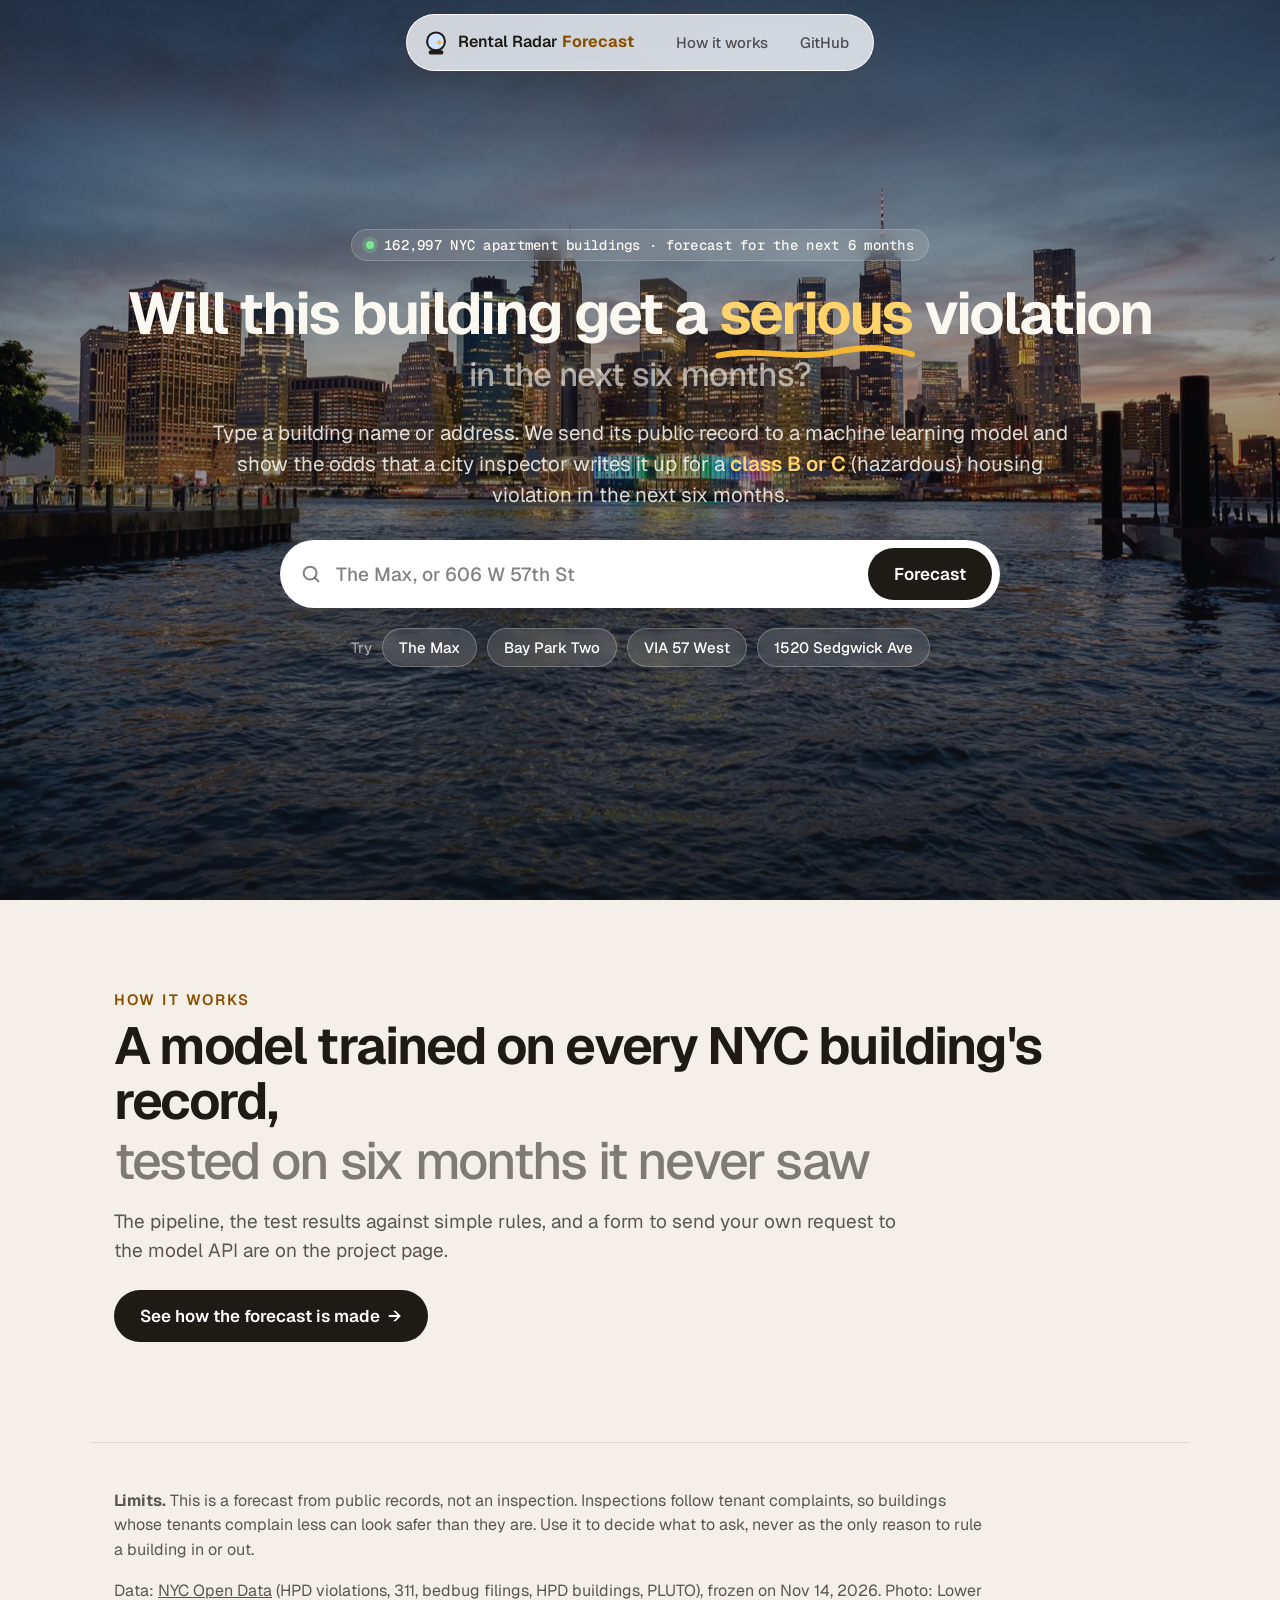
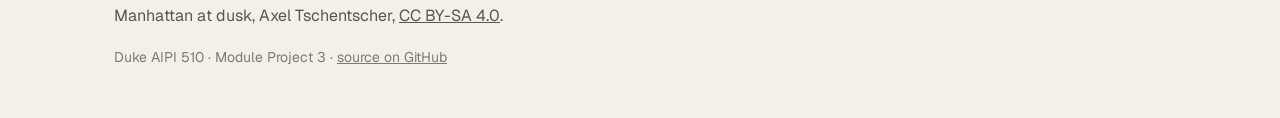
<file: frontend/index.html>
<!doctype html>
<html lang="en">
<head>
<meta charset="utf-8">
<meta name="viewport" content="width=device-width, initial-scale=1">
<title>Rental Radar Forecast</title>
<meta name="description" content="Will this NYC apartment building get a serious housing violation in the next 6 months? A machine learning forecast served from a public API.">
<link rel="preconnect" href="https://fonts.googleapis.com">
<link rel="preconnect" href="https://fonts.gstatic.com" crossorigin>
<link rel="stylesheet" href="https://fonts.googleapis.com/css2?family=Geist:wght@400;500;600;700&family=Geist+Mono:wght@400;500;600&display=swap">
<link rel="stylesheet" href="styles.css">
<link rel="icon" href="data:image/svg+xml,%3Csvg xmlns='http://www.w3.org/2000/svg' viewBox='0 0 32 32'%3E%3Ccircle cx='16' cy='14' r='11' fill='%23CFE3FF' stroke='%231E1B17' stroke-width='2.5'/%3E%3Crect x='7' y='25' width='18' height='5' rx='2' fill='%231E1B17'/%3E%3C/svg%3E">
</head>
<body>

<header class="nav">
  <a class="brand" href="#top" aria-label="Rental Radar Forecast, back to top">
    <svg viewBox="0 0 32 32" width="26" height="26" aria-hidden="true"><circle cx="16" cy="14" r="11" fill="#CFE3FF" stroke="#1E1B17" stroke-width="2.5"/><path d="M20 11l1.2 2.8 2.8 1.2-2.8 1.2-1.2 2.8-1.2-2.8-2.8-1.2 2.8-1.2z" fill="#F2B632"/><rect x="7" y="25" width="18" height="5" rx="2" fill="#1E1B17"/></svg>
    <span>Rental Radar <b>Forecast</b></span>
  </a>
  <nav aria-label="Pages">
    <a href="project.html" data-keep-api>How it works</a>
    <a data-repo href="#" target="_blank" rel="noopener">GitHub</a>
  </nav>
</header>

<main id="top">
  <!-- 1. Ask: search for a building -->
  <section class="hero" aria-labelledby="heroTitle">
    <div class="hero-bg" role="img" aria-label="Lower Manhattan skyline at dusk"></div>
    <div class="hero-in">
      <p class="eyebrow"><span class="dot" aria-hidden="true"></span> 162,997 NYC apartment buildings · forecast for the next 6 months</p>
      <h1 id="heroTitle">Will this building get a <span class="squig">serious<svg viewBox="0 0 200 14" preserveAspectRatio="none" aria-hidden="true"><path d="M3 9 C 40 2, 80 13, 120 6 S 180 4, 197 8"/></svg></span> violation <span class="soft">in the next six months?</span></h1>
      <p class="lede">Type a building name or address. We send its public record to a machine learning model and show the odds that a city inspector writes it up for a <b>class B or C</b> (hazardous) housing violation in the next six months.</p>

      <form class="search" id="searchForm" role="search" autocomplete="off">
        <label class="sr" for="q">Building name or address</label>
        <svg class="mag" viewBox="0 0 24 24" aria-hidden="true"><circle cx="11" cy="11" r="7"/><path d="M20 20l-3.5-3.5"/></svg>
        <input id="q" name="q" type="search" placeholder="The Max, or 606 W 57th St" minlength="2" maxlength="80"
               aria-autocomplete="list" aria-controls="results" aria-expanded="false" required>
        <button type="submit" class="btn">Forecast</button>
        <ul id="results" class="results" role="listbox" hidden></ul>
      </form>
      <div class="try" aria-label="Examples">
        <span>Try</span>
        <button type="button" class="ex" data-q="The Max">The Max</button>
        <button type="button" class="ex" data-q="3405 Neptune Avenue">Bay Park Two</button>
        <button type="button" class="ex" data-q="VIA 57 West">VIA 57 West</button>
        <button type="button" class="ex" data-q="1520 Sedgwick Avenue">1520 Sedgwick Ave</button>
      </div>
      <p class="status" id="status" role="status" aria-live="polite"></p>
    </div>
  </section>

  <!-- 2-5. Answer: building, forecast, why, what to ask -->
  <section id="result" class="result" aria-live="polite" hidden>
    <div class="bhead" id="bhead"></div>

    <article class="card forecast" id="forecast" aria-labelledby="fcTitle">
      <svg class="ball" viewBox="0 0 80 84" aria-hidden="true"><rect x="14" y="62" width="52" height="16" rx="6" fill="#1E1B17"/><rect x="20" y="56" width="40" height="10" rx="4" fill="#3A332B"/><circle cx="40" cy="34" r="28" fill="#CFE3FF" stroke="#1E1B17" stroke-width="3"/><ellipse cx="30" cy="24" rx="8" ry="5" fill="#fff" opacity=".8" transform="rotate(-30 30 24)"/><g fill="#F2B632"><path class="tw" d="M48 30l2 5 5 2-5 2-2 5-2-5-5-2 5-2z"/><path class="tw" style="animation-delay:.6s" d="M34 40l1.4 3.4 3.4 1.4-3.4 1.4-1.4 3.4-1.4-3.4-3.4-1.4 3.4-1.4z"/></g></svg>
      <div class="sticker" id="sticker"></div>

      <div class="fc-main">
        <p class="eb">Next 6 months</p>
        <h2 id="fcTitle">Odds of a new <em>serious<svg viewBox="0 0 200 14" preserveAspectRatio="none" aria-hidden="true"><path d="M3 9 C 40 2, 80 13, 120 6 S 180 4, 197 8"/></svg></em> violation</h2>
        <div class="big">
          <div class="pct" id="pct" aria-describedby="sideWord">0<small>%</small></div>
          <div class="side"><b id="sideWord"></b><span id="sideSub"></span></div>
        </div>
        <h3 class="why-h">Why the model says this</h3>
        <div class="why" id="why"></div>
      </div>

      <div class="fc-side">
        <div class="gauge">
          <svg viewBox="-66 10 306 140" role="img" aria-labelledby="gaugeLabel">
            <title id="gaugeLabel">Gauge</title>
            <path d="M20 115 A90 90 0 0 1 200 115" stroke="var(--chip2)" stroke-width="20" fill="none" stroke-linecap="round"/>
            <path class="arc" id="arc" d="M20 115 A90 90 0 0 1 200 115" stroke="#F2B632" stroke-width="20" fill="none" stroke-linecap="round" pathLength="100"/>
            <g id="avgMark"></g>
            <g class="needle" id="needle"><path d="M104 115 L110 44 L116 115 Z" fill="#1E1B17" stroke="#1E1B17" stroke-width="4" stroke-linejoin="round"/><circle cx="110" cy="115" r="15" fill="#1E1B17"/><circle cx="105" cy="111" r="2.4" fill="#fff"/><circle cx="115" cy="111" r="2.4" fill="#fff"/><path id="mouth" d="M105 118 q5 5 10 0" stroke="#fff" stroke-width="2.2" fill="none" stroke-linecap="round"/></g>
            <text x="20" y="142" text-anchor="middle" class="gl">low</text><text x="200" y="142" text-anchor="middle" class="gl">high</text>
          </svg>
        </div>
        <div class="bubble"><i>Ask at the viewing</i><span id="ask"></span></div>
      </div>

      <footer class="fc-foot">
        <span id="backtest"></span>
        <span id="fcMeta"></span>
      </footer>
    </article>

    <div class="next">
      <a id="fullReport" class="btn ghost" target="_blank" rel="noopener">See every complaint and violation on Rental Radar <span aria-hidden="true">↗</span></a>
      <button type="button" class="btn ghost" id="again">Check another building</button>
    </div>
  </section>

  <!-- 6. For the curious: the model, the pipeline and the live API are on their own page -->
  <section class="block howto" aria-labelledby="howTitle">
    <p class="kicker">How it works</p>
    <h2 id="howTitle" class="h2">A model trained on every NYC building's record, <span class="soft">tested on six months it never saw</span></h2>
    <p class="sub">The pipeline, the test results against simple rules, and a form to send your own request to the model API are on the project page.</p>
    <a class="btn" href="project.html" data-keep-api>See how the forecast is made <span aria-hidden="true">→</span></a>
  </section>
</main>

<footer class="foot">
  <div>
    <p><b>Limits.</b> This is a forecast from public records, not an inspection. Inspections follow tenant complaints, so buildings whose tenants complain less can look safer than they are. Use it to decide what to ask, never as the only reason to rule a building in or out.</p>
    <p>Data: <a href="https://opendata.cityofnewyork.us/" target="_blank" rel="noopener">NYC Open Data</a> (HPD violations, 311, bedbug filings, HPD buildings, PLUTO), frozen on Nov 14, 2026. Photo: Lower Manhattan at dusk, Axel Tschentscher, <a href="https://commons.wikimedia.org/wiki/File:Manhattan-Night-Skyline_2021-06-10_21-00.jpg" target="_blank" rel="noopener">CC BY-SA 4.0</a>.</p>
  </div>
  <p class="fine">Duke AIPI 510 · Module Project 3 · <a data-repo href="#" target="_blank" rel="noopener">source on GitHub</a></p>
</footer>

<script src="config.js"></script>
<script src="common.js"></script>
<script src="app.js"></script>
</body>
</html>
</file>
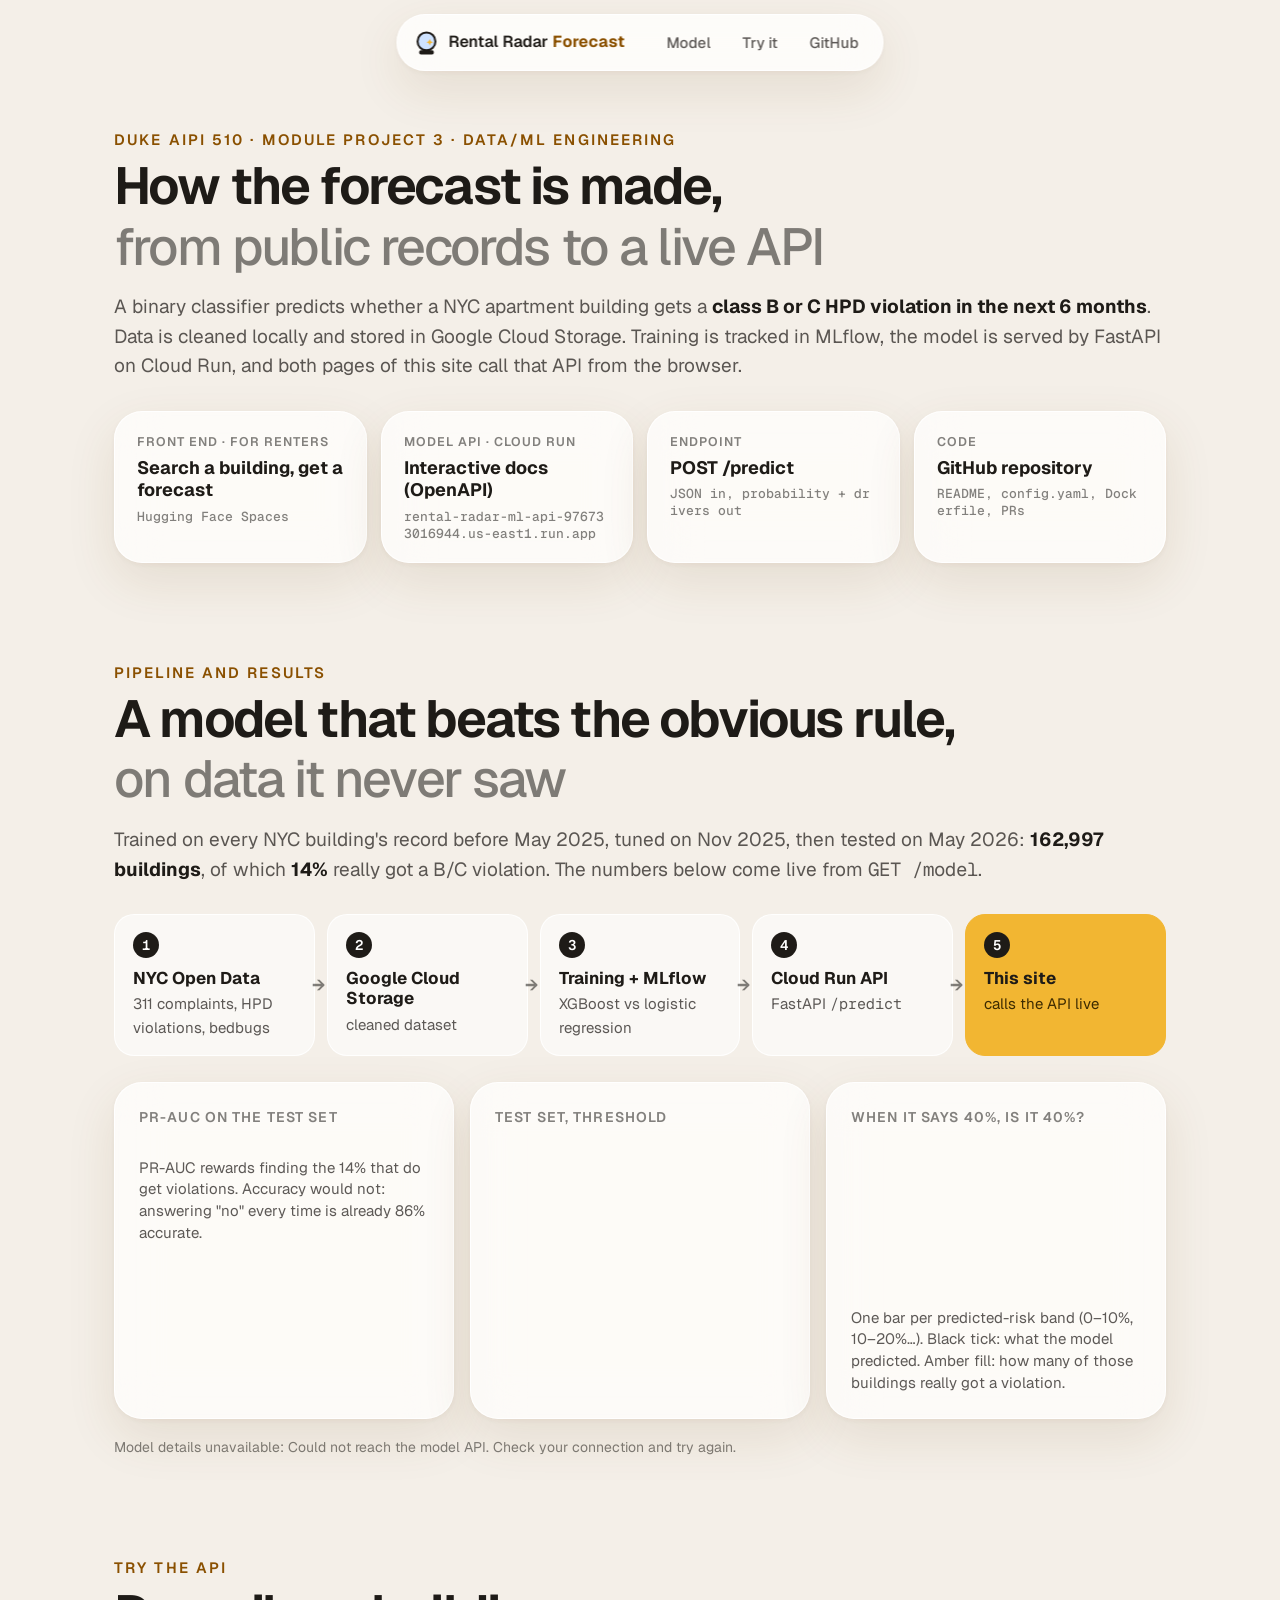
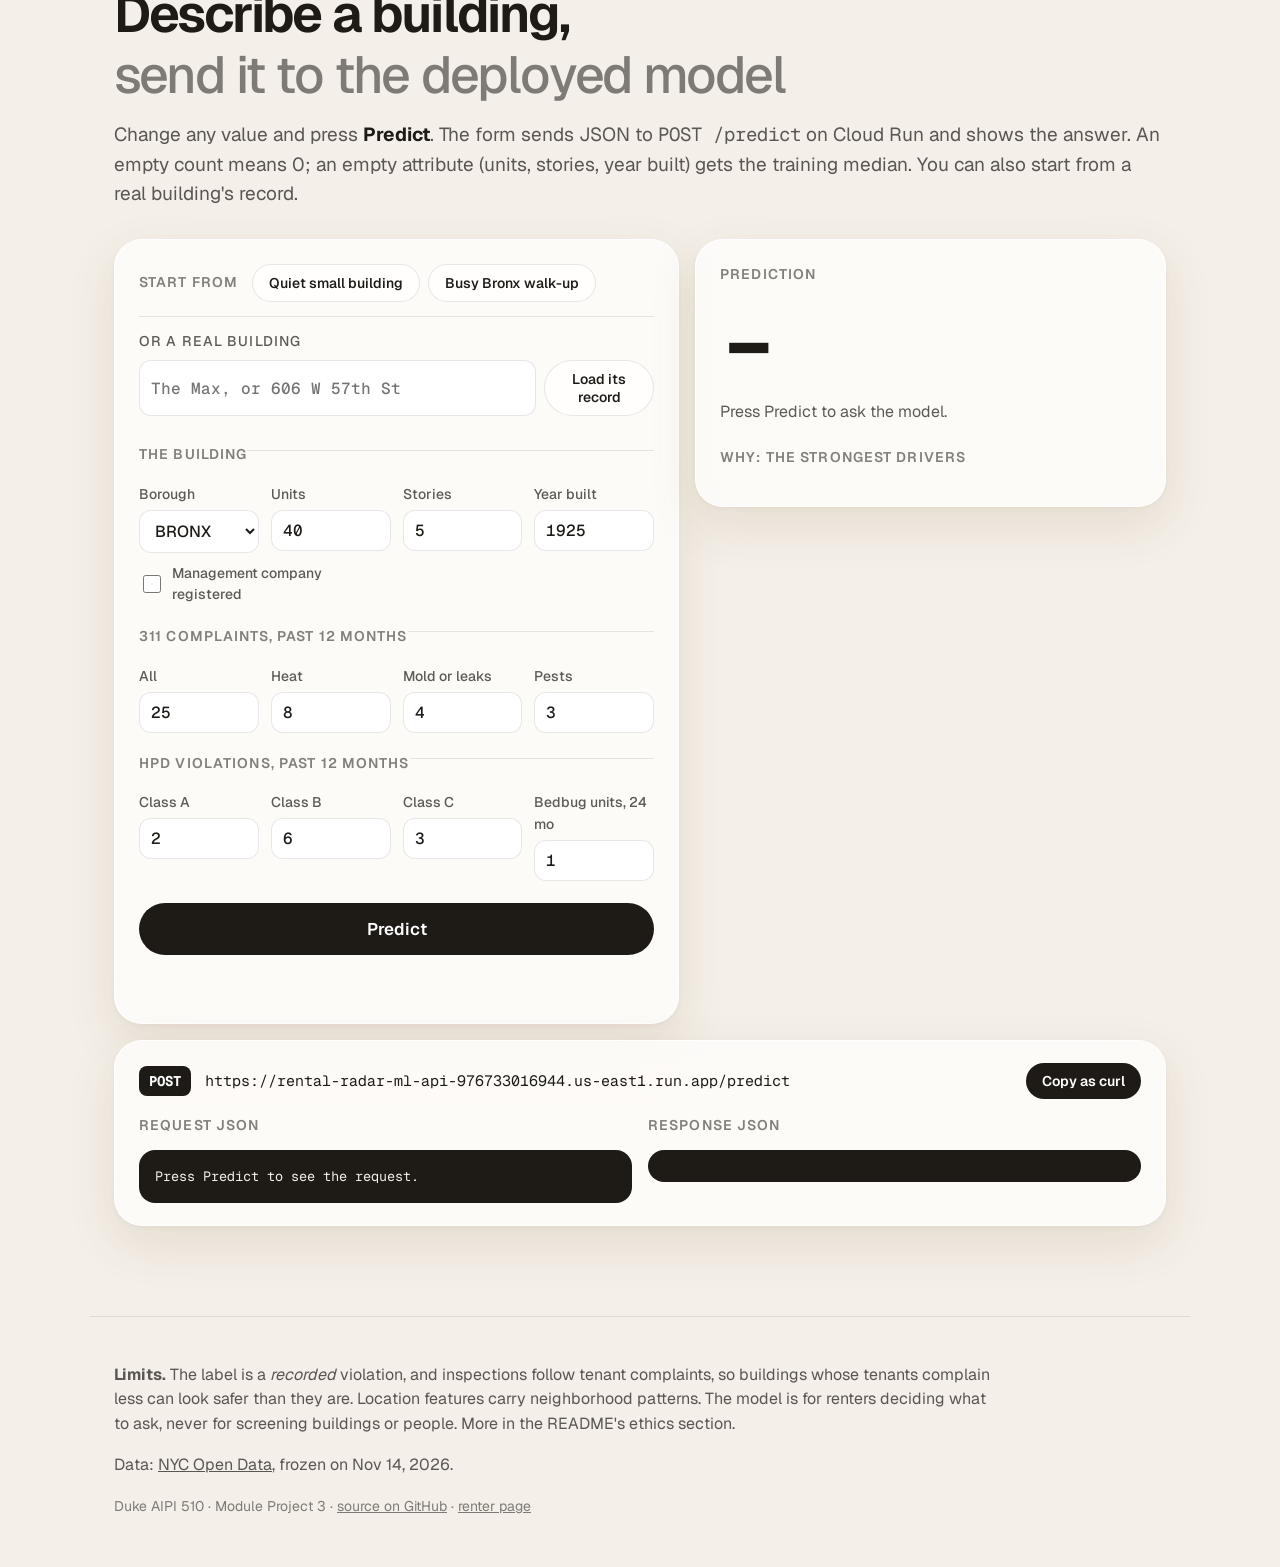
<file: frontend/project.html>
<!doctype html>
<html lang="en">
<head>
<meta charset="utf-8">
<meta name="viewport" content="width=device-width, initial-scale=1">
<title>Rental Radar ML · Project</title>
<meta name="description" content="How the Rental Radar forecast is built: the data pipeline, the model's test results, and a form that sends your own request to the deployed /predict API. Duke AIPI 510, Module Project 3.">
<link rel="preconnect" href="https://fonts.googleapis.com">
<link rel="preconnect" href="https://fonts.gstatic.com" crossorigin>
<link rel="stylesheet" href="https://fonts.googleapis.com/css2?family=Geist:wght@400;500;600;700&family=Geist+Mono:wght@400;500;600&display=swap">
<link rel="stylesheet" href="styles.css">
<link rel="icon" href="data:image/svg+xml,%3Csvg xmlns='http://www.w3.org/2000/svg' viewBox='0 0 32 32'%3E%3Ccircle cx='16' cy='14' r='11' fill='%23CFE3FF' stroke='%231E1B17' stroke-width='2.5'/%3E%3Crect x='7' y='25' width='18' height='5' rx='2' fill='%231E1B17'/%3E%3C/svg%3E">
</head>
<body class="project">

<header class="nav">
  <a class="brand" href="index.html" data-keep-api aria-label="Rental Radar Forecast, the renter page">
    <svg viewBox="0 0 32 32" width="26" height="26" aria-hidden="true"><circle cx="16" cy="14" r="11" fill="#CFE3FF" stroke="#1E1B17" stroke-width="2.5"/><path d="M20 11l1.2 2.8 2.8 1.2-2.8 1.2-1.2 2.8-1.2-2.8-2.8-1.2 2.8-1.2z" fill="#F2B632"/><rect x="7" y="25" width="18" height="5" rx="2" fill="#1E1B17"/></svg>
    <span>Rental Radar <b>Forecast</b></span>
  </a>
  <nav aria-label="Sections">
    <a href="#model">Model</a>
    <a href="#try">Try it</a>
    <a data-repo href="#" target="_blank" rel="noopener">GitHub</a>
  </nav>
</header>

<main id="top">
  <!-- 1. What this is, and every link a grader needs -->
  <section class="block phead" aria-labelledby="pTitle">
    <p class="kicker">Duke AIPI 510 · Module Project 3 · Data/ML Engineering</p>
    <h1 id="pTitle" class="h2">How the forecast is made, <span class="soft">from public records to a live API</span></h1>
    <p class="sub">A binary classifier predicts whether a NYC apartment building gets a <b>class B or C HPD violation in the next 6 months</b>. Data is cleaned locally and stored in Google Cloud Storage. Training is tracked in MLflow, the model is served by FastAPI on Cloud Run, and both pages of this site call that API from the browser.</p>
    <div class="links">
      <a class="card lk" href="index.html" data-keep-api><span class="cap">Front end · for renters</span><b>Search a building, get a forecast</b><span class="mono">Hugging Face Spaces</span></a>
      <a class="card lk" id="lkDocs" target="_blank" rel="noopener"><span class="cap">Model API · Cloud Run</span><b>Interactive docs (OpenAPI)</b><span class="mono" id="lkApi"></span></a>
      <a class="card lk" href="#try"><span class="cap">Endpoint</span><b>POST /predict</b><span class="mono">JSON in, probability + drivers out</span></a>
      <a class="card lk" data-repo href="#" target="_blank" rel="noopener"><span class="cap">Code</span><b>GitHub repository</b><span class="mono">README, config.yaml, Dockerfile, PRs</span></a>
    </div>
  </section>

  <!-- 2. Pipeline and model results (from GET /model) -->
  <section id="model" class="block" aria-labelledby="modelTitle">
    <p class="kicker">Pipeline and results</p>
    <h2 id="modelTitle" class="h2">A model that beats the obvious rule, <span class="soft">on data it never saw</span></h2>
    <p class="sub">Trained on every NYC building's record before May 2025, tuned on Nov 2025, then tested on May 2026: <b>162,997 buildings</b>, of which <b>14%</b> really got a B/C violation. The numbers below come live from <code>GET /model</code>.</p>

    <div class="flow" aria-label="Pipeline">
      <div class="step"><b>NYC Open Data</b><span>311 complaints, HPD violations, bedbugs</span></div>
      <div class="step"><b>Google Cloud Storage</b><span>cleaned dataset</span></div>
      <div class="step"><b>Training + MLflow</b><span>XGBoost vs logistic regression</span></div>
      <div class="step"><b>Cloud Run API</b><span>FastAPI <code>/predict</code></span></div>
      <div class="step hl"><b>This site</b><span>calls the API live</span></div>
    </div>

    <div class="grid3">
      <div class="card stat">
        <p class="cap">PR-AUC on the test set</p>
        <div class="bars" id="bars"></div>
        <p class="note">PR-AUC rewards finding the 14% that do get violations. Accuracy would not: answering "no" every time is already 86% accurate.</p>
      </div>
      <div class="card stat">
        <p class="cap">Test set, threshold <span id="thr"></span></p>
        <div class="cm" id="cm"></div>
        <p class="note" id="cmNote"></p>
      </div>
      <div class="card stat">
        <p class="cap">When it says 40%, is it 40%?</p>
        <div class="calib" id="calib"></div>
        <p class="note">One bar per predicted-risk band (0–10%, 10–20%…). Black tick: what the model predicted. Amber fill: how many of those buildings really got a violation.</p>
      </div>
    </div>
    <p class="fine" id="modelMeta"></p>
  </section>

  <!-- 3. Try the API: user input -> POST /predict -> prediction -->
  <section id="try" class="block" aria-labelledby="tryTitle">
    <p class="kicker">Try the API</p>
    <h2 id="tryTitle" class="h2">Describe a building, <span class="soft">send it to the deployed model</span></h2>
    <p class="sub">Change any value and press <b>Predict</b>. The form sends JSON to <code>POST /predict</code> on Cloud Run and shows the answer. An empty count means 0; an empty attribute (units, stories, year built) gets the training median. You can also start from a real building's record.</p>

    <div class="try2">
      <form class="card pform" id="pform" autocomplete="off">
        <div class="presets">
          <span class="cap">Start from</span>
          <button type="button" class="btn ghost small" data-preset="quiet">Quiet small building</button>
          <button type="button" class="btn ghost small" data-preset="busy">Busy Bronx walk-up</button>
        </div>
        <div class="loadreal">
          <label for="realQ" class="cap">or a real building</label>
          <div class="row"><input id="realQ" type="search" placeholder="The Max, or 606 W 57th St" minlength="2" maxlength="80">
          <button type="button" class="btn ghost small" id="loadReal">Load its record</button></div>
          <p class="fine" id="realNote"></p>
        </div>

        <fieldset><legend class="cap">The building</legend>
          <label>Borough<select name="borough"><option value="">(not given)</option><option>BRONX</option><option>BROOKLYN</option><option>MANHATTAN</option><option>QUEENS</option><option>STATEN ISLAND</option></select></label>
          <label>Units<input name="units" type="number" min="1" max="20000" step="1"></label>
          <label>Stories<input name="stories" type="number" min="1" max="200" step="1"></label>
          <label>Year built<input name="year_built" type="number" min="1700" max="2030" step="1"></label>
          <label class="chk"><input name="has_mgmt" type="checkbox"> Management company registered</label>
        </fieldset>
        <fieldset><legend class="cap">311 complaints, past 12 months</legend>
          <label>All<input name="c12_all" type="number" min="0" step="1"></label>
          <label>Heat<input name="c12_heat" type="number" min="0" step="1"></label>
          <label>Mold or leaks<input name="c12_mold" type="number" min="0" step="1"></label>
          <label>Pests<input name="c12_pests" type="number" min="0" step="1"></label>
        </fieldset>
        <fieldset><legend class="cap">HPD violations, past 12 months</legend>
          <label>Class A<input name="v12_a" type="number" min="0" step="1"></label>
          <label>Class B<input name="v12_b" type="number" min="0" step="1"></label>
          <label>Class C<input name="v12_c" type="number" min="0" step="1"></label>
          <label>Bedbug units, 24 mo<input name="bb24_infested" type="number" min="0" step="1"></label>
        </fieldset>
        <button type="submit" class="btn">Predict</button>
        <p class="status" id="status" role="status" aria-live="polite"></p>
      </form>

      <div class="card pout" id="pout" aria-live="polite">
        <p class="cap">Prediction</p>
        <div class="pbig"><span id="pProb">–</span><span class="pill" id="pRisk" hidden></span></div>
        <p class="pline" id="pLine">Press Predict to ask the model.</p>
        <p class="note" id="pBand"></p>
        <p class="cap" style="margin-top:22px">Why: the strongest drivers</p>
        <div class="why" id="pWhy"></div>
      </div>
    </div>

    <div class="card apicard">
      <div class="apihead">
        <span class="verb">POST</span><code id="apiUrl"></code>
        <span class="lat" id="apiLat"></span>
        <button type="button" class="btn small" id="copyCurl">Copy as curl</button>
      </div>
      <div class="io">
        <div><p class="cap">Request JSON</p><pre id="apiReq">Press Predict to see the request.</pre></div>
        <div><p class="cap">Response JSON</p><pre id="apiRes"></pre></div>
      </div>
    </div>
  </section>
</main>

<footer class="foot">
  <div>
    <p><b>Limits.</b> The label is a <i>recorded</i> violation, and inspections follow tenant complaints, so buildings whose tenants complain less can look safer than they are. Location features carry neighborhood patterns. The model is for renters deciding what to ask, never for screening buildings or people. More in the README's ethics section.</p>
    <p>Data: <a href="https://opendata.cityofnewyork.us/" target="_blank" rel="noopener">NYC Open Data</a>, frozen on Nov 14, 2026.</p>
  </div>
  <p class="fine">Duke AIPI 510 · Module Project 3 · <a data-repo href="#" target="_blank" rel="noopener">source on GitHub</a> · <a href="index.html" data-keep-api>renter page</a></p>
</footer>

<script src="config.js"></script>
<script src="common.js"></script>
<script src="project.js"></script>
</body>
</html>
</file>
<file: frontend/styles.css>
/* Rental Radar Forecast. Same visual language as the Rental Radar app: Geist, warm paper, glass cards, amber accent. */
:root{
  --page:#F4EFE8; --fg:#1E1B17; --fg2:rgba(30,27,23,.72); --fg3:rgba(30,27,23,.55);
  --card:rgba(255,255,255,.72); --edge:rgba(255,255,255,.9); --line:rgba(30,27,23,.10);
  --chip:rgba(30,27,23,.06); --chip2:rgba(30,27,23,.09);
  --amber:#F2B632; --amber-t:#8A5000; --red:#B53F2C; --green:#2C7A45; --blue:#2B63AD;
  --shadow:0 18px 50px rgba(110,72,20,.11),0 2px 6px rgba(110,72,20,.05);
  --font:"Geist",ui-sans-serif,system-ui,-apple-system,"Segoe UI",sans-serif;
  --mono:"Geist Mono",ui-monospace,"SF Mono",Menlo,monospace;
  --ease:cubic-bezier(.22,1,.36,1);
  color-scheme:light;
}
*{box-sizing:border-box}
html{scroll-behavior:smooth}
body{margin:0;background:var(--page);color:var(--fg);font:400 17px/1.55 var(--font);-webkit-font-smoothing:antialiased}
a{color:inherit}
code,pre{font-family:var(--mono)}
.sr{position:absolute;width:1px;height:1px;overflow:hidden;clip:rect(0 0 0 0)}
.soft{color:var(--fg3);font-weight:500}
:focus-visible{outline:3px solid var(--amber);outline-offset:2px;border-radius:8px}

/* nav */
.nav{position:fixed;top:14px;left:50%;transform:translateX(-50%);z-index:20;display:flex;align-items:center;gap:28px;
  padding:8px 10px 8px 16px;border-radius:999px;background:rgba(255,255,255,.78);backdrop-filter:blur(20px) saturate(160%);
  -webkit-backdrop-filter:blur(20px) saturate(160%);box-shadow:var(--shadow);border:1px solid var(--edge);width:max-content;max-width:calc(100% - 32px)}
.brand{display:flex;align-items:center;gap:9px;text-decoration:none;font-weight:600;font-size:16px;white-space:nowrap}
.brand b{color:var(--amber-t)}
.nav nav{display:flex;gap:4px}
.nav nav a{text-decoration:none;font-size:15px;font-weight:500;padding:8px 14px;border-radius:999px;color:var(--fg2)}
.nav nav a:hover{background:var(--chip);color:var(--fg)}

/* hero */
.hero{position:relative;min-height:100vh;display:flex;align-items:center;padding:120px 24px 80px;color:#FBF8F2;overflow:visible}
.hero-bg{position:absolute;inset:0;background:linear-gradient(180deg,rgba(14,15,18,.55),rgba(14,15,18,.35) 40%,rgba(14,15,18,.82)),url(img/dusk.jpg) center/cover no-repeat}
.hero-in{position:relative;max-width:1180px;margin:0 auto;width:100%;text-align:center}
.eyebrow{display:inline-flex;align-items:center;gap:10px;margin:0 0 22px;padding:8px 14px;border-radius:999px;background:rgba(255,255,255,.12);
  border:1px solid rgba(255,255,255,.18);font:500 14px/1 var(--mono);letter-spacing:.02em;backdrop-filter:blur(10px)}
.dot{width:8px;height:8px;border-radius:50%;background:#7BE495;box-shadow:0 0 0 4px rgba(123,228,149,.25);animation:pulse 2s ease-in-out infinite}
h1{margin:0 auto;font-size:clamp(40px,4.6vw,66px);line-height:1.04;letter-spacing:-.035em;font-weight:650}
@media (min-width:900px){.hero h1{white-space:nowrap}}
h1 .soft{display:block;color:rgba(251,248,242,.62);font-size:.56em;letter-spacing:-.02em;margin-top:14px;font-weight:500}
.squig{position:relative;white-space:nowrap;color:#FFD36B}
.squig svg,.forecast h2 em svg{position:absolute;left:-4px;bottom:-.18em;width:calc(100% + 8px);height:.28em;overflow:visible}
.squig path,.forecast h2 em path{stroke:var(--amber);stroke-width:5;fill:none;stroke-linecap:round;stroke-dasharray:260;stroke-dashoffset:260;animation:draw 1.1s .4s var(--ease) forwards}
.lede{max-width:62ch;font-size:clamp(18px,1.6vw,21px);line-height:1.5;color:rgba(251,248,242,.86);margin:26px auto 30px}
.lede b{color:#FFD36B;font-weight:600}

.search{position:relative;display:flex;align-items:center;gap:10px;max-width:720px;margin:0 auto;padding:8px 8px 8px 20px;border-radius:999px;
  background:#fff;box-shadow:0 20px 60px rgba(0,0,0,.35)}
.search .mag{width:22px;height:22px;fill:none;stroke:var(--fg3);stroke-width:2.2;stroke-linecap:round;flex:none}
.search input{flex:1;min-width:0;border:0;outline:0;background:transparent;font:500 19px var(--font);color:var(--fg);padding:12px 4px}
.search input::placeholder{color:var(--fg3)}
.btn{display:inline-flex;align-items:center;justify-content:center;gap:8px;border:0;cursor:pointer;border-radius:999px;padding:15px 26px;
  font:600 17px var(--font);background:var(--fg);color:#fff;text-decoration:none;transition:transform .2s var(--ease),background .2s}
.btn:hover{transform:translateY(-1px);background:#000}
.btn:active{transform:translateY(1px)}
.btn.ghost{background:rgba(255,255,255,.75);color:var(--fg);border:1px solid var(--line);font-weight:550}
.btn.ghost:hover{background:#fff}
.btn.small{padding:9px 16px;font-size:14px}
.results{text-align:left;position:absolute;left:0;right:0;top:calc(100% + 10px);margin:0;padding:8px;list-style:none;background:#fff;color:var(--fg);
  border-radius:22px;box-shadow:0 24px 60px rgba(0,0,0,.3);z-index:15;max-height:420px;overflow:auto}
.results li{display:flex;justify-content:space-between;align-items:center;gap:16px;padding:12px 14px;border-radius:14px;cursor:pointer}
.results li[aria-selected="true"],.results li:hover{background:var(--chip)}
.results .nm{font-weight:600;font-size:17px}
.results .ad{font-size:15px;color:var(--fg2)}
.results .u{font:500 14px var(--mono);color:var(--fg3);white-space:nowrap}
.results li.empty{flex-direction:column;align-items:flex-start;gap:10px;cursor:default}
.results li.empty:hover{background:transparent}
.results .lookup{border-color:var(--line)}
.results .lookup:disabled{opacity:.6;cursor:progress;transform:none}
.results .src{display:inline-block;margin-top:2px;font:500 13px var(--mono);color:var(--blue);text-decoration:none}
.results .src:hover{text-decoration:underline}
.try{display:flex;flex-wrap:wrap;align-items:center;justify-content:center;gap:10px;margin-top:20px}
.try span{font-size:15px;color:rgba(251,248,242,.7)}
.ex{border:1px solid rgba(255,255,255,.25);background:rgba(255,255,255,.12);color:#fff;border-radius:999px;padding:9px 16px;font:500 15px var(--font);cursor:pointer;backdrop-filter:blur(8px);transition:background .2s,transform .2s var(--ease)}
.ex:hover{background:rgba(255,255,255,.22);transform:translateY(-2px) rotate(-1deg)}
.status{min-height:26px;margin:18px 0 0;font-size:16px;color:#FFE2A0}
.status.err{color:#FFB4A6}

/* result */
.result{max-width:1100px;margin:-60px auto 0;padding:0 24px 40px;position:relative;z-index:5;scroll-margin-top:90px}
.bhead{display:flex;flex-wrap:wrap;align-items:flex-end;justify-content:space-between;gap:16px 24px;margin:0 0 26px;padding:26px 30px;border-radius:28px;
  background:var(--card);backdrop-filter:blur(24px) saturate(160%);-webkit-backdrop-filter:blur(24px) saturate(160%);border:1px solid var(--edge);box-shadow:var(--shadow)}
.bhead h2{margin:0;font-size:clamp(30px,4vw,44px);letter-spacing:-.03em;line-height:1.05}
.bhead .addr{margin:6px 0 0;font-size:18px;color:var(--fg2)}
.facts{display:flex;flex-wrap:wrap;gap:10px}
.fact{padding:10px 16px;border-radius:16px;background:var(--chip);text-align:left}
.fact b{display:block;font:600 22px/1.1 var(--mono);letter-spacing:-.02em}
.fact span{font-size:14px;color:var(--fg2)}

.card{background:var(--card);backdrop-filter:blur(24px) saturate(160%);-webkit-backdrop-filter:blur(24px) saturate(160%);
  border:1px solid var(--edge);border-radius:28px;box-shadow:var(--shadow)}
.bhead{background:rgba(255,255,255,.92)}
.forecast{position:relative;display:grid;grid-template-columns:minmax(0,1.25fr) minmax(0,1fr);gap:30px;padding:38px 40px 28px}
.forecast .ball{position:absolute;left:-26px;top:-34px;width:84px;transform:rotate(-10deg);animation:float 4s ease-in-out infinite;filter:drop-shadow(0 6px 0 rgba(0,0,0,.10))}
.ball .tw{animation:tw 1.6s ease-in-out infinite;transform-origin:center}
.sticker{position:absolute;top:-20px;right:30px;transform:rotate(6deg);background:var(--amber);color:#2a1d00;font-weight:700;font-size:17px;
  padding:11px 18px;border-radius:16px;box-shadow:0 6px 0 rgba(0,0,0,.12);animation:bob 3.2s ease-in-out infinite;display:flex;align-items:center;gap:8px;z-index:2}
.sticker span{font:600 24px var(--mono)}
.sticker.calm{background:#BFE8C9;color:#103D20}
.eb{margin:0 0 6px 54px;font:600 15px var(--font);letter-spacing:.14em;text-transform:uppercase;color:var(--amber-t)}
.forecast h2{margin:0;font-size:clamp(26px,3vw,34px);line-height:1.15;font-weight:620;letter-spacing:-.02em}
.forecast h2 em{font-style:normal;position:relative;white-space:nowrap}
.big{display:flex;align-items:flex-end;gap:18px;margin-top:20px;flex-wrap:wrap}
.pct{font:600 clamp(88px,11vw,124px)/.86 var(--mono);letter-spacing:-.06em}
.pct small{font-size:.42em;letter-spacing:-.02em;color:var(--fg2)}
.pct.go{animation:pop .7s var(--ease) both}
.side{display:flex;flex-direction:column;gap:4px;padding-bottom:10px}
.side b{font-size:26px;line-height:1.15;letter-spacing:-.01em}
.side span{font-size:17px;color:var(--fg2)}
.why-h{margin:26px 0 12px;font-size:15px;font-weight:600;letter-spacing:.08em;text-transform:uppercase;color:var(--fg3)}
.why{display:flex;flex-wrap:wrap;gap:10px}
.chipb{display:flex;align-items:baseline;gap:10px;padding:12px 18px;border-radius:18px;background:var(--chip);transition:transform .3s var(--ease);opacity:0;animation:rise .5s var(--ease) forwards}
.chipb:hover{transform:translateY(-3px) rotate(-1deg)}
.chipb b{font:600 32px/1.05 var(--mono);letter-spacing:-.03em}
.chipb span{font-size:17px;line-height:1.25;font-weight:500}
.chipb i{font-style:normal;font-size:20px;font-weight:700}
.chipb.up b,.chipb.up i{color:var(--red)} .chipb.dn b,.chipb.dn i{color:var(--green)}
.fc-side{display:flex;flex-direction:column;align-items:center;justify-content:center;gap:10px}
.gauge svg{width:100%;max-width:360px;display:block}
.gauge .gl{font:500 15px var(--font);fill:var(--fg2)}
.gauge .ml{font:600 15px var(--font);fill:var(--fg)}
.gauge .mv{font:500 15px var(--mono);fill:var(--fg2)}
.arc{stroke-dasharray:100;stroke-dashoffset:100;transition:stroke-dashoffset 1.4s var(--ease) .2s}
.needle{transform-origin:110px 115px;transform:rotate(-90deg);transition:transform 1.6s cubic-bezier(.3,1.55,.5,1) .2s}
.bubble{position:relative;padding:16px 18px;border-radius:20px 20px 20px 4px;background:var(--fg);color:#FBF8F2;font-size:18px;line-height:1.4;max-width:360px;width:100%}
.bubble i{display:block;font-style:normal;font-size:13px;letter-spacing:.14em;font-weight:600;color:var(--amber);margin-bottom:6px;text-transform:uppercase}
.fc-foot{grid-column:1/-1;display:flex;justify-content:space-between;flex-wrap:wrap;gap:8px 20px;border-top:1px dashed var(--line);padding-top:16px;font-size:15px;color:var(--fg2)}
.fc-foot b{color:var(--fg)}
.next{display:flex;flex-wrap:wrap;gap:12px;margin-top:22px}

.skeleton .pct,.skeleton .side,.skeleton .why,.skeleton .bubble{opacity:.35}

/* model + api blocks */
.block{max-width:1100px;margin:0 auto;padding:90px 24px 10px;scroll-margin-top:60px}
.kicker{margin:0 0 10px;font:600 15px var(--font);letter-spacing:.14em;text-transform:uppercase;color:var(--amber-t)}
.h2{margin:0;font-size:clamp(32px,4.4vw,52px);line-height:1.05;letter-spacing:-.035em;font-weight:650;max-width:26ch}
.h2 .soft{display:block;margin-top:6px}
.sub{max-width:62ch;font-size:19px;color:var(--fg2);margin:18px 0 30px}
.sub b{color:var(--fg)}
.flow{display:grid;grid-template-columns:repeat(5,minmax(0,1fr));gap:12px;margin:0 0 26px;counter-reset:s}
.step{position:relative;padding:16px 16px 16px 18px;border-radius:20px;background:rgba(255,255,255,.55);border:1px solid var(--edge);counter-increment:s}
.step::before{content:counter(s);display:inline-grid;place-items:center;width:26px;height:26px;border-radius:50%;background:var(--fg);color:#fff;font:600 14px var(--mono);margin-bottom:10px}
.step b{display:block;font-size:17px;line-height:1.2}
.step span{display:block;font-size:15px;color:var(--fg2);margin-top:4px}
.step.hl{background:var(--amber);border-color:var(--amber)}
.step.hl span{color:#3d2b00}
.step:not(:last-child)::after{content:"→";position:absolute;right:-12px;top:50%;transform:translateY(-50%);font-weight:700;color:var(--fg3);z-index:1}
.grid3{display:grid;grid-template-columns:repeat(3,minmax(0,1fr));gap:16px}
.stat{padding:24px}
.cap{margin:0 0 14px;font-size:14px;font-weight:600;letter-spacing:.08em;text-transform:uppercase;color:var(--fg3)}
.note{margin:14px 0 0;font-size:15px;color:var(--fg2);line-height:1.45}
.bars{display:flex;flex-direction:column;gap:12px}
.bar .lab{display:flex;justify-content:space-between;font-size:16px;margin-bottom:5px}
.bar .lab b{font:600 18px var(--mono)}
.bar .tr{height:14px;border-radius:999px;background:var(--chip)}
.bar .fill{height:100%;border-radius:999px;background:var(--fg3);width:0;transition:width 1.2s var(--ease)}
.bar.me .fill{background:var(--amber)}
.bar.me .lab{font-weight:600}
.cm{display:grid;grid-template-columns:auto 1fr 1fr;gap:6px;font-size:14px}
.cm .h{color:var(--fg3);font-weight:600;text-align:center;align-self:end}
.cm .r{color:var(--fg3);font-weight:600;align-self:center;text-align:right;padding-right:6px}
.cm .c{padding:12px 8px;border-radius:14px;text-align:center;background:var(--chip)}
.cm .c b{display:block;font:600 22px var(--mono);letter-spacing:-.02em}
.cm .c span{font-size:13px;color:var(--fg2)}
.cm .c.good{background:rgba(44,122,69,.12)} .cm .c.bad{background:rgba(181,63,44,.10)}
.calib{display:flex;align-items:flex-end;gap:6px;height:150px;padding-top:6px}
.calib .col{flex:1;height:100%;display:flex;flex-direction:column;justify-content:flex-end;position:relative;border-radius:8px;background:var(--chip)}
.calib .obs{border-radius:8px;background:var(--amber);height:0;transition:height 1.2s var(--ease)}
.calib .tick{position:absolute;left:-2px;right:-2px;height:2px;background:var(--fg)}
.calib .bl{position:absolute;bottom:-22px;left:0;right:0;text-align:center;font:500 12px var(--mono);color:var(--fg3)}
.calib-wrap{padding-bottom:22px}
.fine{font-size:14px;color:var(--fg3);margin:18px 0 0}

.apicard{padding:22px 24px}
.apihead{display:flex;flex-wrap:wrap;align-items:center;gap:10px 14px;margin-bottom:16px}
.verb{font:700 14px var(--mono);background:var(--fg);color:#fff;padding:6px 10px;border-radius:8px}
.apihead code{font-size:15px;word-break:break-all;flex:1;min-width:200px}
.lat{font:500 14px var(--mono);color:var(--green)}
.io{display:grid;grid-template-columns:1fr 1fr;gap:16px}
pre{margin:0;padding:16px;border-radius:16px;background:#1E1B17;color:#F4EFE8;font-size:13.5px;line-height:1.5;overflow:auto;max-height:340px;white-space:pre-wrap;word-break:break-word}

.foot{max-width:1100px;margin:80px auto 0;padding:30px 24px 50px;border-top:1px solid var(--line);font-size:16px;color:var(--fg2)}
.foot p{max-width:80ch}

@keyframes draw{to{stroke-dashoffset:0}}
@keyframes pulse{50%{box-shadow:0 0 0 8px rgba(123,228,149,0)}}
@keyframes float{0%,100%{transform:rotate(-10deg) translateY(0)}50%{transform:rotate(-4deg) translateY(-7px)}}
@keyframes bob{0%,100%{transform:rotate(6deg) translateY(0)}50%{transform:rotate(3deg) translateY(-5px)}}
@keyframes tw{0%,100%{opacity:.2}50%{opacity:1}}
@keyframes pop{0%{transform:scale(.6);opacity:0}70%{transform:scale(1.06)}100%{transform:scale(1);opacity:1}}
@keyframes rise{from{opacity:0;transform:translateY(10px)}to{opacity:1;transform:none}}
/* renter page: link to the project page */
.howto{padding-bottom:20px}
.howto .sub{margin-bottom:24px}

/* project page (for graders) */
.phead{padding-top:130px}
.project .h2,.project .sub,.phead h1.h2{max-width:none}
.phead h1 .soft{color:var(--fg3);font-size:1em;letter-spacing:-.035em;margin-top:6px;max-width:none}
.links{display:grid;grid-template-columns:repeat(4,minmax(0,1fr));gap:14px}
.lk{display:flex;flex-direction:column;gap:6px;padding:20px 22px;text-decoration:none;color:var(--fg);transition:transform .2s var(--ease)}
.lk:hover{transform:translateY(-3px)}
.lk .cap{margin:0;font-size:12.5px}
.lk b{font-size:18px;line-height:1.25}
.lk .mono{font:500 13px var(--mono);color:var(--fg3);word-break:break-all}
.try2{display:grid;grid-template-columns:minmax(0,1.2fr) minmax(0,1fr);gap:16px;margin-bottom:16px;align-items:start}
.pform{padding:24px}
.pform .presets{display:flex;flex-wrap:wrap;align-items:center;gap:8px;margin-bottom:14px}
.pform .presets .cap{margin:0 6px 0 0}
.loadreal{padding:14px 0 6px;border-top:1px solid var(--line)}
.loadreal .cap{display:block;margin-bottom:8px}
.loadreal .row{display:flex;gap:8px}
.loadreal .fine{margin-top:8px}
.pform fieldset{border:0;border-top:1px solid var(--line);margin:0;padding:14px 0 6px;display:grid;grid-template-columns:repeat(4,minmax(0,1fr));gap:10px 12px}
.pform legend{padding:14px 0 4px;margin:0}
.pform label{display:flex;flex-direction:column;gap:4px;font-size:14px;color:var(--fg2);font-weight:500}
.pform label.chk{flex-direction:row;align-items:center;gap:8px;grid-column:span 2}
.pform input:not([type=checkbox]),.pform select{width:100%;min-width:0;padding:9px 11px;border:1px solid var(--line);border-radius:12px;background:#fff;font:500 16px var(--mono);color:var(--fg)}
.pform select{font-family:var(--font)}
.pform input[type=checkbox]{width:18px;height:18px;accent-color:var(--fg)}
.pform > .btn{margin-top:16px;width:100%}
.pform .status{color:var(--fg2)}
.pform .status.err{color:var(--red)}
.pout{padding:24px;position:sticky;top:90px}
.pbig{display:flex;align-items:center;gap:16px;flex-wrap:wrap}
#pProb{font:600 clamp(64px,8vw,96px)/.9 var(--mono);letter-spacing:-.05em}
#pProb small{font-size:.42em;color:var(--fg2)}
.pill{font:600 14px var(--font);text-transform:uppercase;letter-spacing:.08em;padding:7px 12px;border-radius:999px;background:var(--chip)}
.pill.high{background:rgba(181,63,44,.14);color:var(--red)}
.pill.medium{background:rgba(242,182,50,.25);color:var(--amber-t)}
.pill.low{background:rgba(44,122,69,.14);color:var(--green)}
.pline{margin:14px 0 0;font-size:16px;color:var(--fg2)}
.pline b{color:var(--fg)}
.pout .chipb{padding:9px 13px}
.pout .chipb b{font-size:22px}
.pout .chipb span{font-size:15px}
.skeleton #pProb,.skeleton .why{opacity:.35}

@media (prefers-reduced-motion:reduce){*,*::before,*::after{animation:none!important;transition:none!important}
  .squig path,.forecast h2 em path{stroke-dashoffset:0}.chipb{opacity:1}}

@media (max-width:900px){
  .forecast{grid-template-columns:minmax(0,1fr);padding:64px 22px 24px}
  .forecast .ball{left:-6px;top:-30px;width:68px}
  .sticker{top:-16px;right:14px;font-size:15px}
  .eb{margin-left:0}
  .flow{grid-template-columns:1fr 1fr}
  .step::after{display:none}
  .grid3,.io{grid-template-columns:1fr}
  .links{grid-template-columns:1fr 1fr}
  .try2{grid-template-columns:minmax(0,1fr)}
  .pout{position:static}
  .pform fieldset{grid-template-columns:1fr 1fr}
}
@media (max-width:560px){
  body{font-size:16px}
  .nav{gap:8px;padding-left:12px}.nav nav a{padding:8px 9px;font-size:14px}.brand span{display:none}
  .hero{padding:100px 16px 70px}
  .search{flex-wrap:wrap;border-radius:26px;padding:10px 10px 10px 16px}
  .search .btn{width:100%}
  .result,.block{padding-left:16px;padding-right:16px}
  .bhead{padding:20px}
  .flow{grid-template-columns:1fr}
  .chipb b{font-size:26px}
  .phead{padding-top:100px}
  .links{grid-template-columns:1fr}
  .loadreal .row{flex-direction:column}
}
</file>
